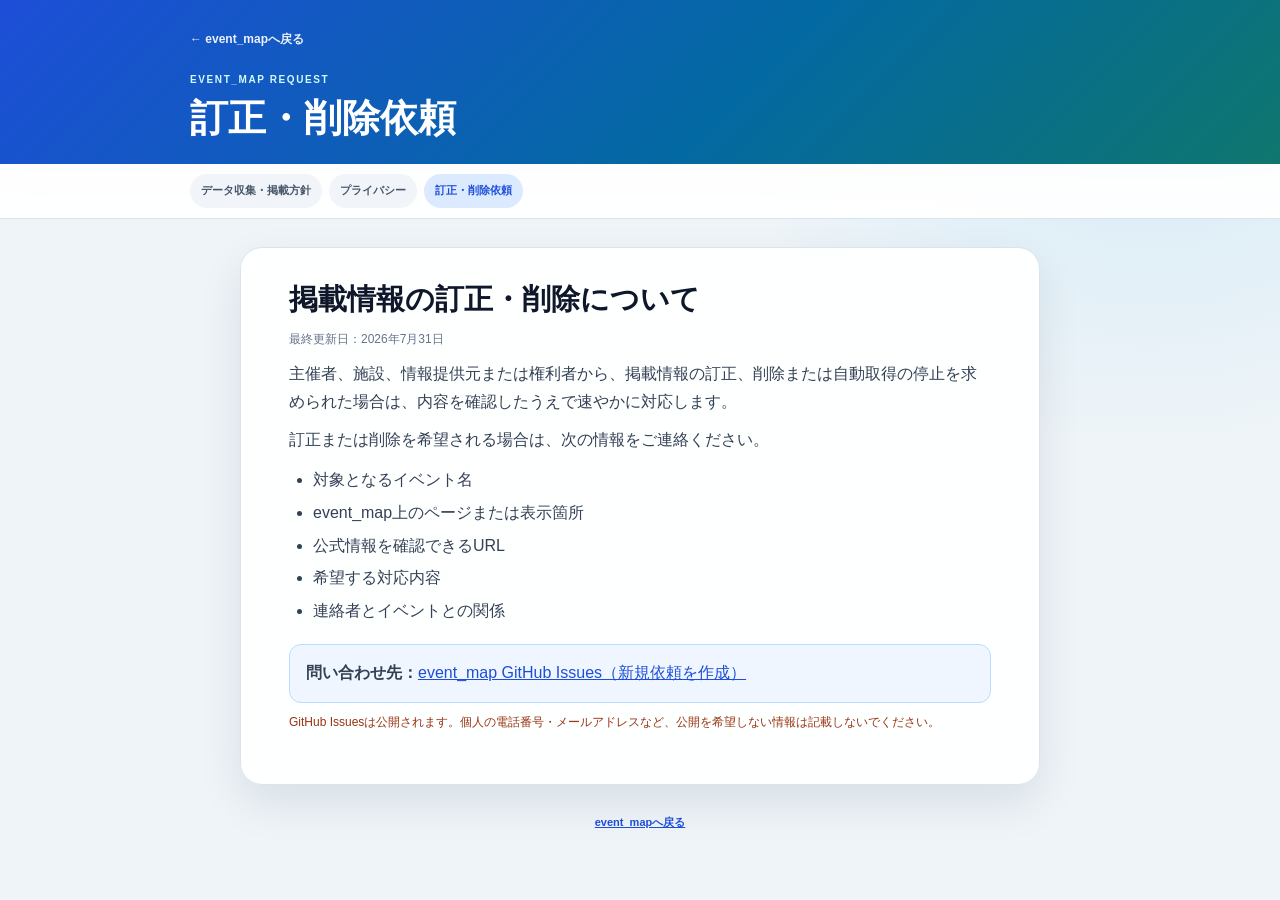
<file: correction-request.html>
<!DOCTYPE html>
<html lang="ja">
<head>
  <meta charset="UTF-8">
  <meta name="viewport" content="width=device-width, initial-scale=1">
  <meta name="theme-color" content="#ff5a36">
  <meta name="description" content="event_map掲載情報の訂正・削除依頼について">
  <title>訂正・削除依頼｜event_map</title>
  <link rel="icon" type="image/png" sizes="32x32" href="assets/icons/icon-32.png">
  <link rel="stylesheet" href="assets/policy.css?v=1">
</head>
<body>
  <header class="policy-page-header">
    <div class="policy-page-header-inner">
      <a class="policy-brand" href="index.html" aria-label="event_mapの地図へ戻る">← event_mapへ戻る</a>
      <span class="policy-eyebrow">EVENT_MAP REQUEST</span>
      <h1>訂正・削除依頼</h1>
    </div>
  </header>
  <div class="policy-nav-wrap">
    <nav class="policy-nav" aria-label="方針ページ">
      <a href="data-policy.html">データ収集・掲載方針</a>
      <a href="privacy.html">プライバシー</a>
      <a href="correction-request.html" aria-current="page">訂正・削除依頼</a>
    </nav>
  </div>
  <main class="policy-main">
    <h2>掲載情報の訂正・削除について</h2>
    <p class="policy-updated">最終更新日：2026年7月31日</p>
    <p>主催者、施設、情報提供元または権利者から、掲載情報の訂正、削除または自動取得の停止を求められた場合は、内容を確認したうえで速やかに対応します。</p>
    <p>訂正または削除を希望される場合は、次の情報をご連絡ください。</p>
    <ul>
      <li>対象となるイベント名</li>
      <li>event_map上のページまたは表示箇所</li>
      <li>公式情報を確認できるURL</li>
      <li>希望する対応内容</li>
      <li>連絡者とイベントとの関係</li>
    </ul>
    <p class="policy-contact"><strong>問い合わせ先：</strong><a href="https://github.com/suzuking001/event_map/issues/new" target="_blank" rel="noopener">event_map GitHub Issues（新規依頼を作成）</a></p>
    <p class="policy-caution">GitHub Issuesは公開されます。個人の電話番号・メールアドレスなど、公開を希望しない情報は記載しないでください。</p>
  </main>
  <footer class="policy-page-footer">
    <a href="index.html">event_mapへ戻る</a>
  </footer>
</body>
</html>
</file>
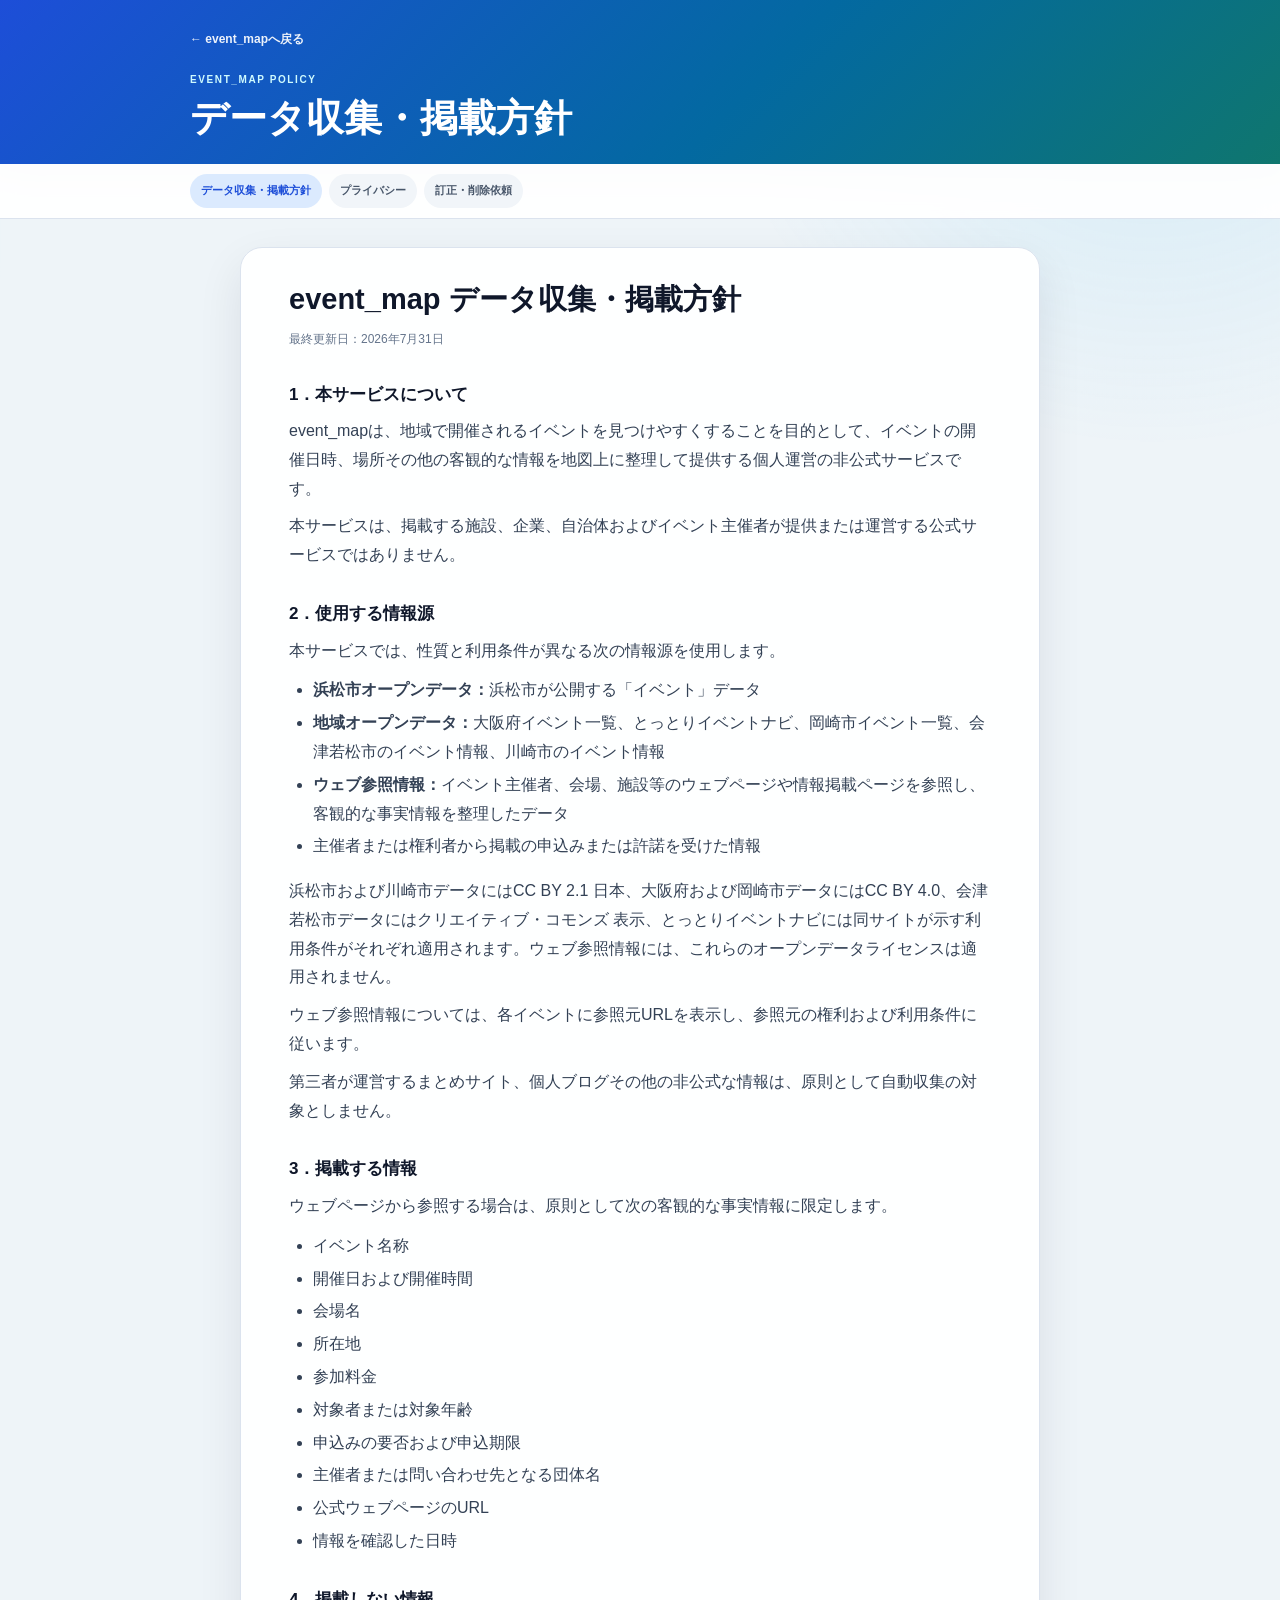
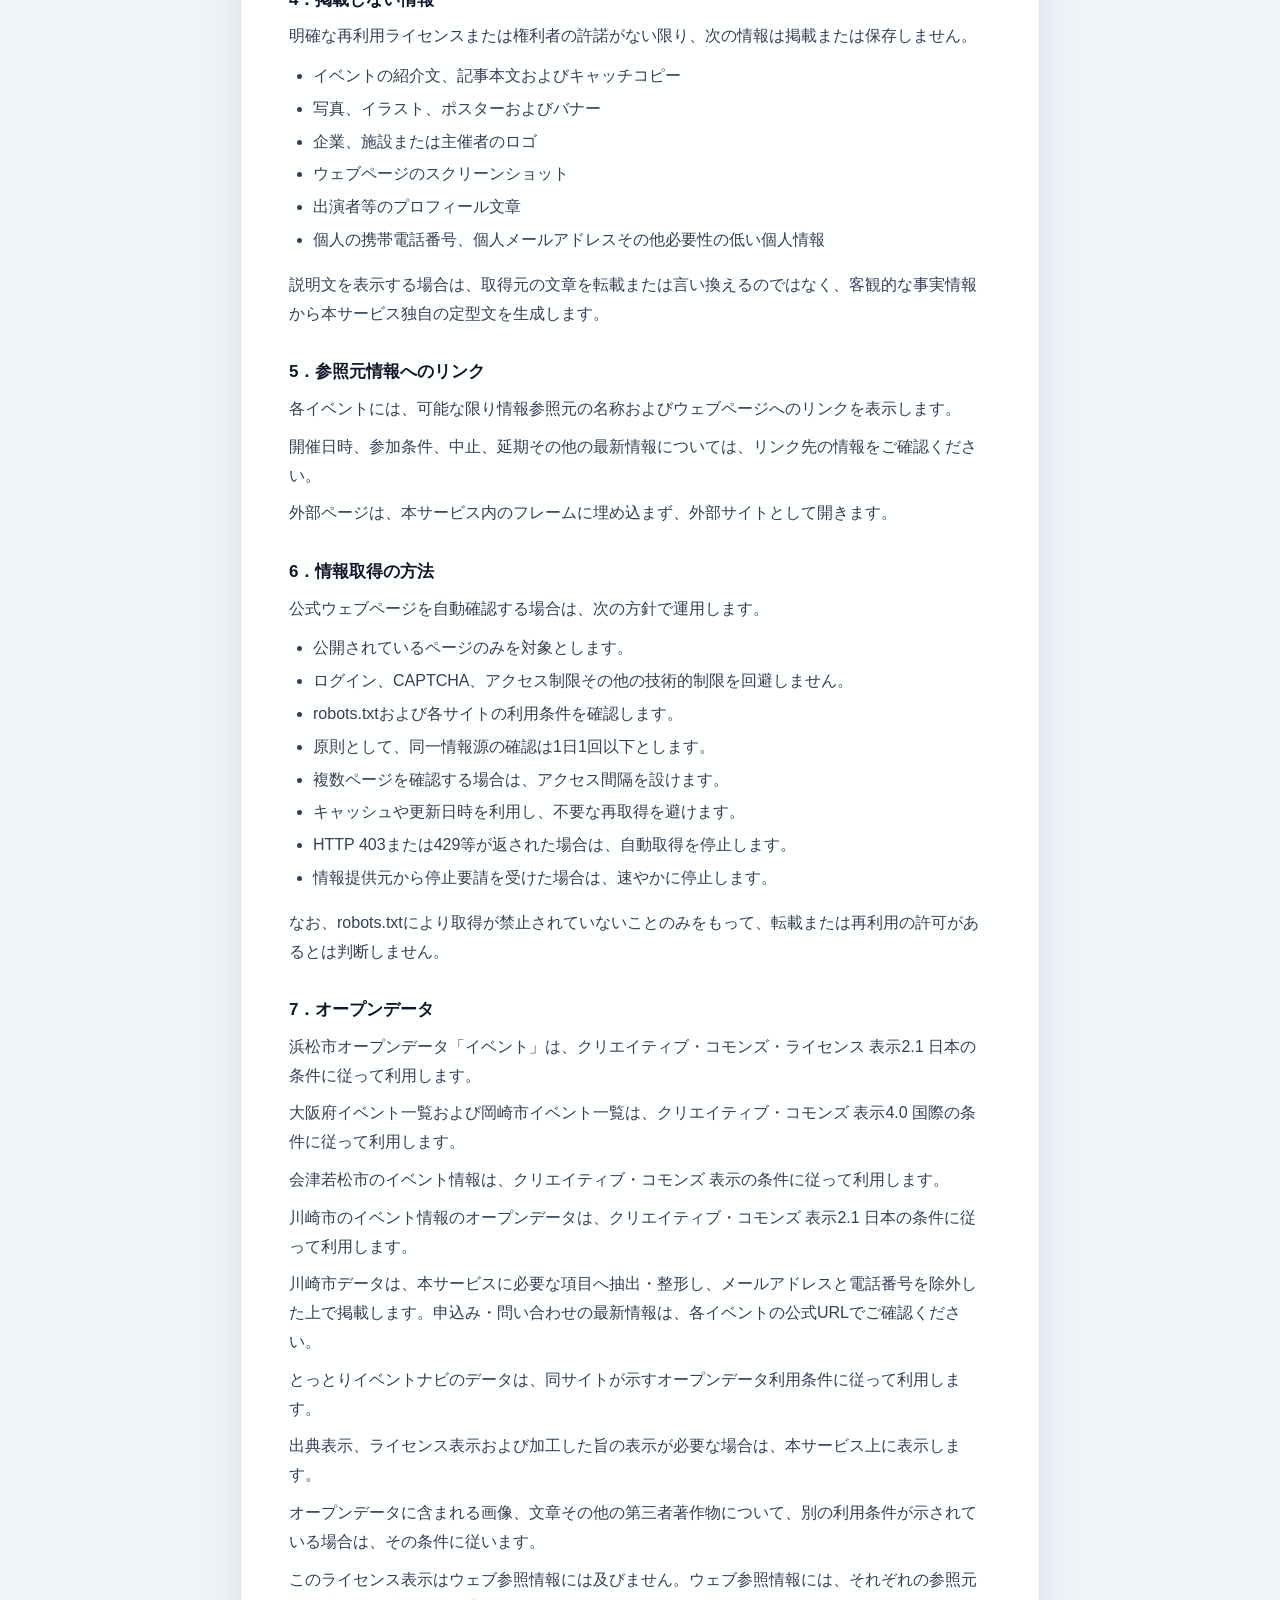
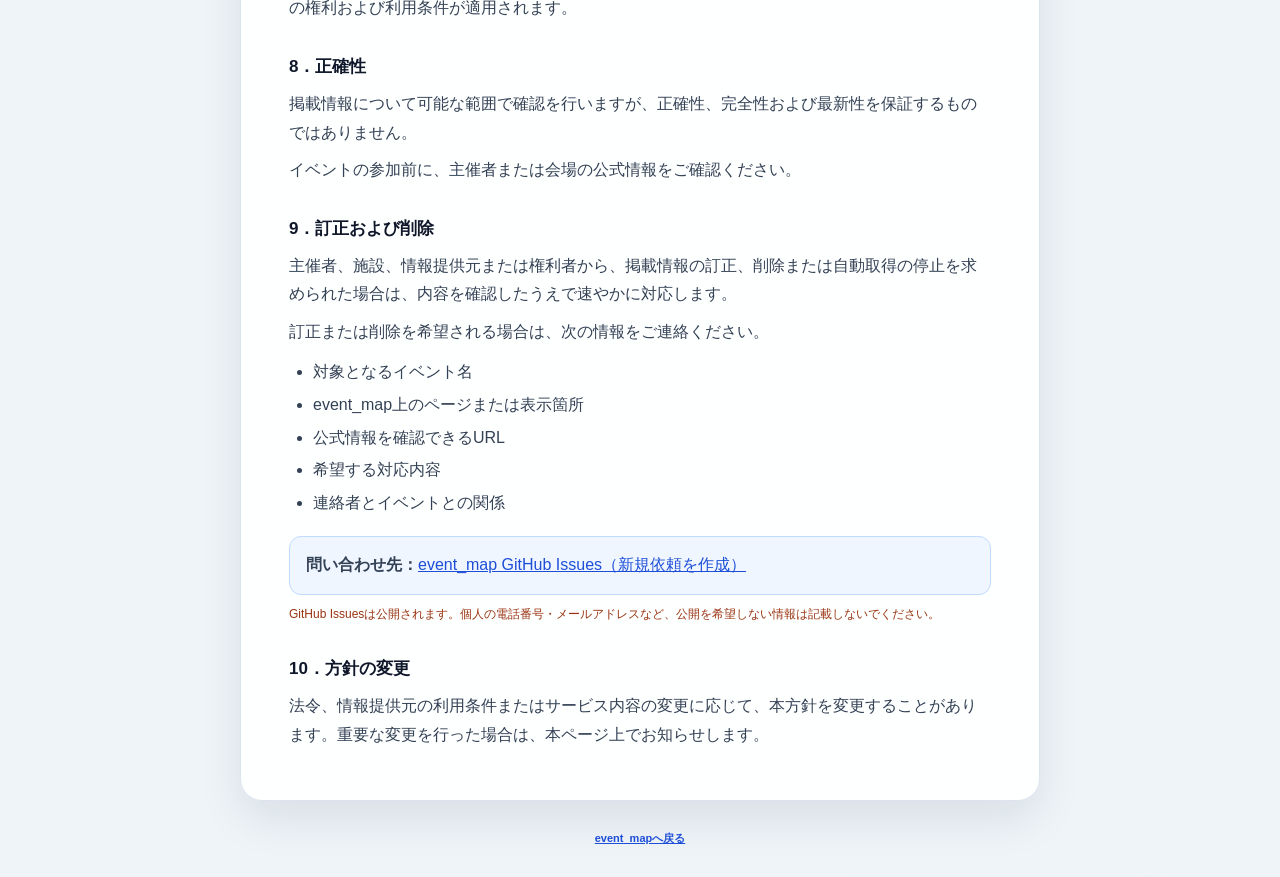
<file: data-policy.html>
<!DOCTYPE html>
<html lang="ja">
<head>
  <meta charset="UTF-8">
  <meta name="viewport" content="width=device-width, initial-scale=1">
  <meta name="theme-color" content="#ff5a36">
  <meta name="description" content="event_mapのデータ収集・掲載方針">
  <title>データ収集・掲載方針｜event_map</title>
  <link rel="icon" type="image/png" sizes="32x32" href="assets/icons/icon-32.png">
  <link rel="stylesheet" href="assets/policy.css?v=1">
</head>
<body>
  <header class="policy-page-header">
    <div class="policy-page-header-inner">
      <a class="policy-brand" href="index.html" aria-label="event_mapの地図へ戻る">← event_mapへ戻る</a>
      <span class="policy-eyebrow">EVENT_MAP POLICY</span>
      <h1>データ収集・掲載方針</h1>
    </div>
  </header>
  <div class="policy-nav-wrap">
    <nav class="policy-nav" aria-label="方針ページ">
      <a href="data-policy.html" aria-current="page">データ収集・掲載方針</a>
      <a href="privacy.html">プライバシー</a>
      <a href="correction-request.html">訂正・削除依頼</a>
    </nav>
  </div>
  <main class="policy-main">
    <h2>event_map データ収集・掲載方針</h2>
    <p class="policy-updated">最終更新日：2026年7月31日</p>

    <section>
      <h3>1．本サービスについて</h3>
      <p>event_mapは、地域で開催されるイベントを見つけやすくすることを目的として、イベントの開催日時、場所その他の客観的な情報を地図上に整理して提供する個人運営の非公式サービスです。</p>
      <p>本サービスは、掲載する施設、企業、自治体およびイベント主催者が提供または運営する公式サービスではありません。</p>
    </section>

    <section>
      <h3>2．使用する情報源</h3>
      <p>本サービスでは、性質と利用条件が異なる次の情報源を使用します。</p>
      <ul>
        <li><strong>浜松市オープンデータ：</strong>浜松市が公開する「イベント」データ</li>
        <li><strong>地域オープンデータ：</strong>大阪府イベント一覧、とっとりイベントナビ、岡崎市イベント一覧、会津若松市のイベント情報、川崎市のイベント情報</li>
        <li><strong>ウェブ参照情報：</strong>イベント主催者、会場、施設等のウェブページや情報掲載ページを参照し、客観的な事実情報を整理したデータ</li>
        <li>主催者または権利者から掲載の申込みまたは許諾を受けた情報</li>
      </ul>
      <p>浜松市および川崎市データにはCC BY 2.1 日本、大阪府および岡崎市データにはCC BY 4.0、会津若松市データにはクリエイティブ・コモンズ 表示、とっとりイベントナビには同サイトが示す利用条件がそれぞれ適用されます。ウェブ参照情報には、これらのオープンデータライセンスは適用されません。</p>
      <p>ウェブ参照情報については、各イベントに参照元URLを表示し、参照元の権利および利用条件に従います。</p>
      <p>第三者が運営するまとめサイト、個人ブログその他の非公式な情報は、原則として自動収集の対象としません。</p>
    </section>

    <section>
      <h3>3．掲載する情報</h3>
      <p>ウェブページから参照する場合は、原則として次の客観的な事実情報に限定します。</p>
      <ul>
        <li>イベント名称</li>
        <li>開催日および開催時間</li>
        <li>会場名</li>
        <li>所在地</li>
        <li>参加料金</li>
        <li>対象者または対象年齢</li>
        <li>申込みの要否および申込期限</li>
        <li>主催者または問い合わせ先となる団体名</li>
        <li>公式ウェブページのURL</li>
        <li>情報を確認した日時</li>
      </ul>
    </section>

    <section>
      <h3>4．掲載しない情報</h3>
      <p>明確な再利用ライセンスまたは権利者の許諾がない限り、次の情報は掲載または保存しません。</p>
      <ul>
        <li>イベントの紹介文、記事本文およびキャッチコピー</li>
        <li>写真、イラスト、ポスターおよびバナー</li>
        <li>企業、施設または主催者のロゴ</li>
        <li>ウェブページのスクリーンショット</li>
        <li>出演者等のプロフィール文章</li>
        <li>個人の携帯電話番号、個人メールアドレスその他必要性の低い個人情報</li>
      </ul>
      <p>説明文を表示する場合は、取得元の文章を転載または言い換えるのではなく、客観的な事実情報から本サービス独自の定型文を生成します。</p>
    </section>

    <section>
      <h3>5．参照元情報へのリンク</h3>
      <p>各イベントには、可能な限り情報参照元の名称およびウェブページへのリンクを表示します。</p>
      <p>開催日時、参加条件、中止、延期その他の最新情報については、リンク先の情報をご確認ください。</p>
      <p>外部ページは、本サービス内のフレームに埋め込まず、外部サイトとして開きます。</p>
    </section>

    <section>
      <h3>6．情報取得の方法</h3>
      <p>公式ウェブページを自動確認する場合は、次の方針で運用します。</p>
      <ul>
        <li>公開されているページのみを対象とします。</li>
        <li>ログイン、CAPTCHA、アクセス制限その他の技術的制限を回避しません。</li>
        <li>robots.txtおよび各サイトの利用条件を確認します。</li>
        <li>原則として、同一情報源の確認は1日1回以下とします。</li>
        <li>複数ページを確認する場合は、アクセス間隔を設けます。</li>
        <li>キャッシュや更新日時を利用し、不要な再取得を避けます。</li>
        <li>HTTP 403または429等が返された場合は、自動取得を停止します。</li>
        <li>情報提供元から停止要請を受けた場合は、速やかに停止します。</li>
      </ul>
      <p>なお、robots.txtにより取得が禁止されていないことのみをもって、転載または再利用の許可があるとは判断しません。</p>
    </section>

    <section>
      <h3>7．オープンデータ</h3>
      <p>浜松市オープンデータ「イベント」は、クリエイティブ・コモンズ・ライセンス 表示2.1 日本の条件に従って利用します。</p>
      <p>大阪府イベント一覧および岡崎市イベント一覧は、クリエイティブ・コモンズ 表示4.0 国際の条件に従って利用します。</p>
      <p>会津若松市のイベント情報は、クリエイティブ・コモンズ 表示の条件に従って利用します。</p>
      <p>川崎市のイベント情報のオープンデータは、クリエイティブ・コモンズ 表示2.1 日本の条件に従って利用します。</p>
      <p>川崎市データは、本サービスに必要な項目へ抽出・整形し、メールアドレスと電話番号を除外した上で掲載します。申込み・問い合わせの最新情報は、各イベントの公式URLでご確認ください。</p>
      <p>とっとりイベントナビのデータは、同サイトが示すオープンデータ利用条件に従って利用します。</p>
      <p>出典表示、ライセンス表示および加工した旨の表示が必要な場合は、本サービス上に表示します。</p>
      <p>オープンデータに含まれる画像、文章その他の第三者著作物について、別の利用条件が示されている場合は、その条件に従います。</p>
      <p>このライセンス表示はウェブ参照情報には及びません。ウェブ参照情報には、それぞれの参照元の権利および利用条件が適用されます。</p>
    </section>

    <section>
      <h3>8．正確性</h3>
      <p>掲載情報について可能な範囲で確認を行いますが、正確性、完全性および最新性を保証するものではありません。</p>
      <p>イベントの参加前に、主催者または会場の公式情報をご確認ください。</p>
    </section>

    <section id="correction">
      <h3>9．訂正および削除</h3>
      <p>主催者、施設、情報提供元または権利者から、掲載情報の訂正、削除または自動取得の停止を求められた場合は、内容を確認したうえで速やかに対応します。</p>
      <p>訂正または削除を希望される場合は、次の情報をご連絡ください。</p>
      <ul>
        <li>対象となるイベント名</li>
        <li>event_map上のページまたは表示箇所</li>
        <li>公式情報を確認できるURL</li>
        <li>希望する対応内容</li>
        <li>連絡者とイベントとの関係</li>
      </ul>
      <p class="policy-contact"><strong>問い合わせ先：</strong><a href="https://github.com/suzuking001/event_map/issues/new" target="_blank" rel="noopener">event_map GitHub Issues（新規依頼を作成）</a></p>
      <p class="policy-caution">GitHub Issuesは公開されます。個人の電話番号・メールアドレスなど、公開を希望しない情報は記載しないでください。</p>
    </section>

    <section>
      <h3>10．方針の変更</h3>
      <p>法令、情報提供元の利用条件またはサービス内容の変更に応じて、本方針を変更することがあります。重要な変更を行った場合は、本ページ上でお知らせします。</p>
    </section>
  </main>
  <footer class="policy-page-footer">
    <a href="index.html">event_mapへ戻る</a>
  </footer>
</body>
</html>
</file>
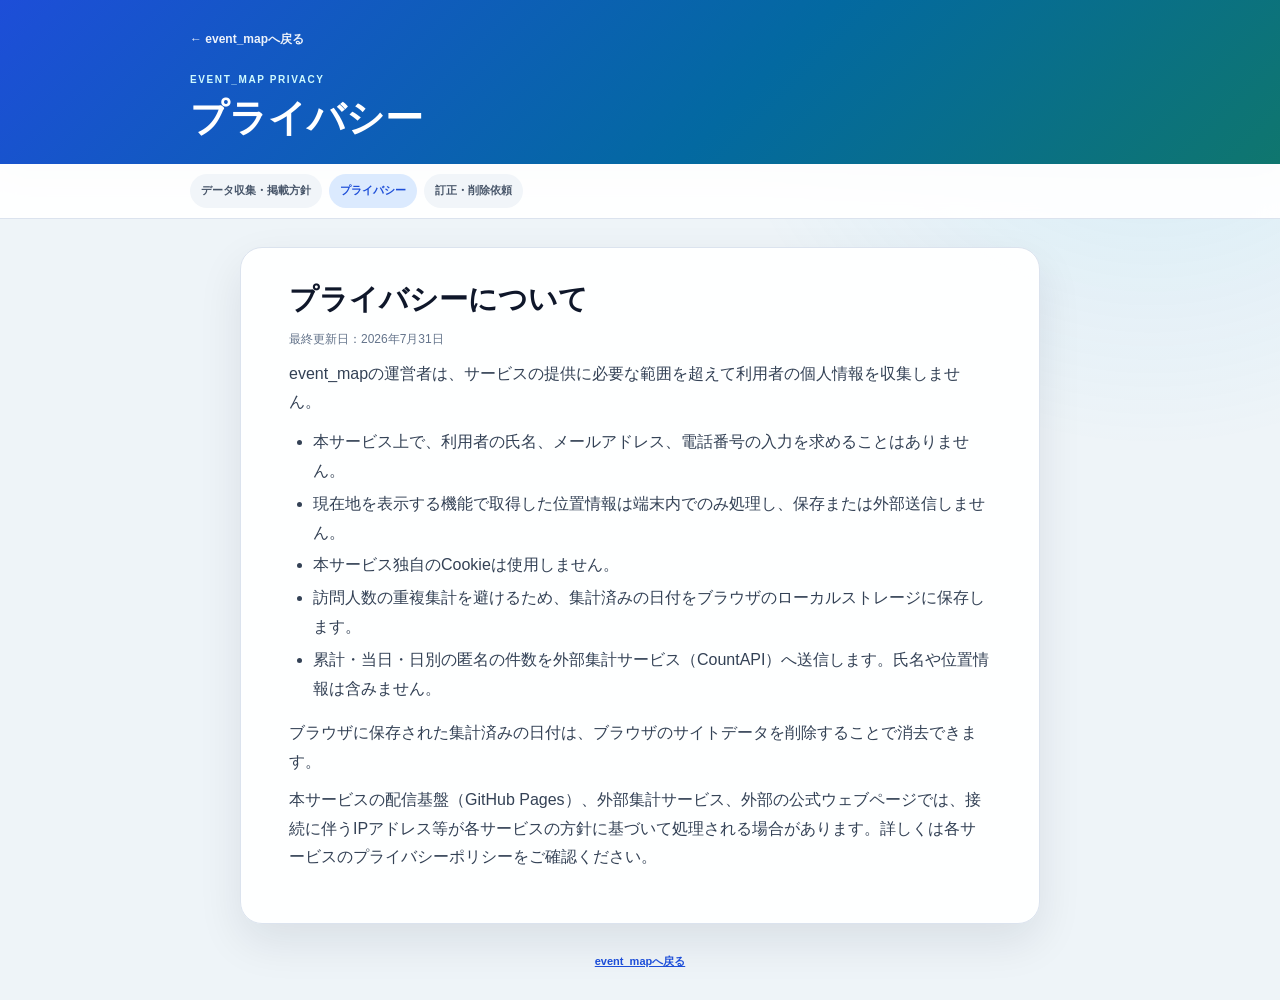
<file: privacy.html>
<!DOCTYPE html>
<html lang="ja">
<head>
  <meta charset="UTF-8">
  <meta name="viewport" content="width=device-width, initial-scale=1">
  <meta name="theme-color" content="#ff5a36">
  <meta name="description" content="event_mapのプライバシー方針">
  <title>プライバシー｜event_map</title>
  <link rel="icon" type="image/png" sizes="32x32" href="assets/icons/icon-32.png">
  <link rel="stylesheet" href="assets/policy.css?v=1">
</head>
<body>
  <header class="policy-page-header">
    <div class="policy-page-header-inner">
      <a class="policy-brand" href="index.html" aria-label="event_mapの地図へ戻る">← event_mapへ戻る</a>
      <span class="policy-eyebrow">EVENT_MAP PRIVACY</span>
      <h1>プライバシー</h1>
    </div>
  </header>
  <div class="policy-nav-wrap">
    <nav class="policy-nav" aria-label="方針ページ">
      <a href="data-policy.html">データ収集・掲載方針</a>
      <a href="privacy.html" aria-current="page">プライバシー</a>
      <a href="correction-request.html">訂正・削除依頼</a>
    </nav>
  </div>
  <main class="policy-main">
    <h2>プライバシーについて</h2>
    <p class="policy-updated">最終更新日：2026年7月31日</p>
    <p>event_mapの運営者は、サービスの提供に必要な範囲を超えて利用者の個人情報を収集しません。</p>
    <ul>
      <li>本サービス上で、利用者の氏名、メールアドレス、電話番号の入力を求めることはありません。</li>
      <li>現在地を表示する機能で取得した位置情報は端末内でのみ処理し、保存または外部送信しません。</li>
      <li>本サービス独自のCookieは使用しません。</li>
      <li>訪問人数の重複集計を避けるため、集計済みの日付をブラウザのローカルストレージに保存します。</li>
      <li>累計・当日・日別の匿名の件数を外部集計サービス（CountAPI）へ送信します。氏名や位置情報は含みません。</li>
    </ul>
    <p>ブラウザに保存された集計済みの日付は、ブラウザのサイトデータを削除することで消去できます。</p>
    <p>本サービスの配信基盤（GitHub Pages）、外部集計サービス、外部の公式ウェブページでは、接続に伴うIPアドレス等が各サービスの方針に基づいて処理される場合があります。詳しくは各サービスのプライバシーポリシーをご確認ください。</p>
  </main>
  <footer class="policy-page-footer">
    <a href="index.html">event_mapへ戻る</a>
  </footer>
</body>
</html>
</file>
<file: assets/policy.css>
:root {
  color-scheme: light;
  font-family: -apple-system, BlinkMacSystemFont, "Segoe UI", "Noto Sans JP", sans-serif;
  color: #334155;
  background: #eef4f8;
}
* {
  box-sizing: border-box;
}
html {
  scroll-behavior: smooth;
}
body {
  min-height: 100vh;
  margin: 0;
  line-height: 1.8;
  background:
    radial-gradient(circle at 90% 0, rgba(14, 165, 233, 0.13), transparent 28rem),
    #eef4f8;
}
a {
  color: #1d4ed8;
}
a:focus-visible {
  outline: 3px solid rgba(37, 99, 235, 0.35);
  outline-offset: 3px;
}
.policy-page-header {
  color: #ffffff;
  background: linear-gradient(135deg, #1d4ed8, #0369a1 58%, #0f766e);
  box-shadow: 0 10px 30px rgba(15, 23, 42, 0.18);
}
.policy-page-header-inner {
  width: min(900px, calc(100% - 32px));
  margin: 0 auto;
  padding: 24px 0 20px;
}
.policy-brand {
  display: inline-flex;
  align-items: center;
  gap: 7px;
  color: rgba(255, 255, 255, 0.92);
  font-size: 12px;
  font-weight: 700;
  text-decoration: none;
}
.policy-brand:hover {
  text-decoration: underline;
}
.policy-eyebrow {
  display: block;
  margin-top: 18px;
  color: #cffafe;
  font-size: 10px;
  font-weight: 800;
  letter-spacing: 0.16em;
}
.policy-page-header h1 {
  margin: 4px 0 0;
  font-size: clamp(24px, 5vw, 38px);
  line-height: 1.35;
}
.policy-nav-wrap {
  position: sticky;
  top: 0;
  z-index: 2;
  overflow-x: auto;
  border-bottom: 1px solid #dbe3ee;
  background: rgba(255, 255, 255, 0.94);
  backdrop-filter: blur(10px);
}
.policy-nav {
  display: flex;
  align-items: center;
  gap: 7px;
  width: min(900px, calc(100% - 24px));
  margin: 0 auto;
  padding: 10px 0;
}
.policy-nav a {
  flex: 0 0 auto;
  padding: 7px 11px;
  border-radius: 999px;
  color: #475569;
  background: #f1f5f9;
  font-size: 11px;
  font-weight: 700;
  text-decoration: none;
}
.policy-nav a:hover,
.policy-nav a[aria-current="page"] {
  color: #1d4ed8;
  background: #dbeafe;
}
.policy-main {
  width: min(800px, calc(100% - 32px));
  margin: 28px auto;
  padding: 30px clamp(20px, 5vw, 48px) 42px;
  border: 1px solid #dbe3ee;
  border-radius: 22px;
  background: rgba(255, 255, 255, 0.97);
  box-shadow: 0 18px 45px rgba(15, 23, 42, 0.09);
}
.policy-main h2 {
  margin: 0;
  color: #0f172a;
  font-size: clamp(21px, 4vw, 29px);
  line-height: 1.45;
}
.policy-updated {
  margin: 8px 0 28px;
  color: #64748b;
  font-size: 12px;
}
.policy-main section {
  scroll-margin-top: 70px;
}
.policy-main h3 {
  margin: 31px 0 10px;
  color: #0f172a;
  font-size: 17px;
  line-height: 1.5;
}
.policy-main p {
  margin: 9px 0;
}
.policy-main ul {
  margin: 11px 0 16px;
  padding-left: 1.5em;
}
.policy-main li + li {
  margin-top: 4px;
}
.policy-contact {
  margin-top: 18px !important;
  padding: 14px 16px;
  border: 1px solid #bfdbfe;
  border-radius: 12px;
  background: #eff6ff;
}
.policy-caution {
  color: #9a3412;
  font-size: 12px;
}
.policy-page-footer {
  padding: 0 16px 28px;
  color: #64748b;
  font-size: 11px;
  text-align: center;
}
.policy-page-footer a {
  font-weight: 700;
}
@media (max-width: 600px) {
  .policy-page-header-inner {
    width: min(100% - 28px, 900px);
    padding-top: 18px;
  }
  .policy-eyebrow {
    margin-top: 13px;
  }
  .policy-main {
    width: calc(100% - 20px);
    margin: 12px auto 22px;
    padding: 22px 18px 32px;
    border-radius: 16px;
    font-size: 13px;
  }
  .policy-main h3 {
    margin-top: 27px;
    font-size: 16px;
  }
}
@media (prefers-reduced-motion: reduce) {
  html {
    scroll-behavior: auto;
  }
}
</file>
